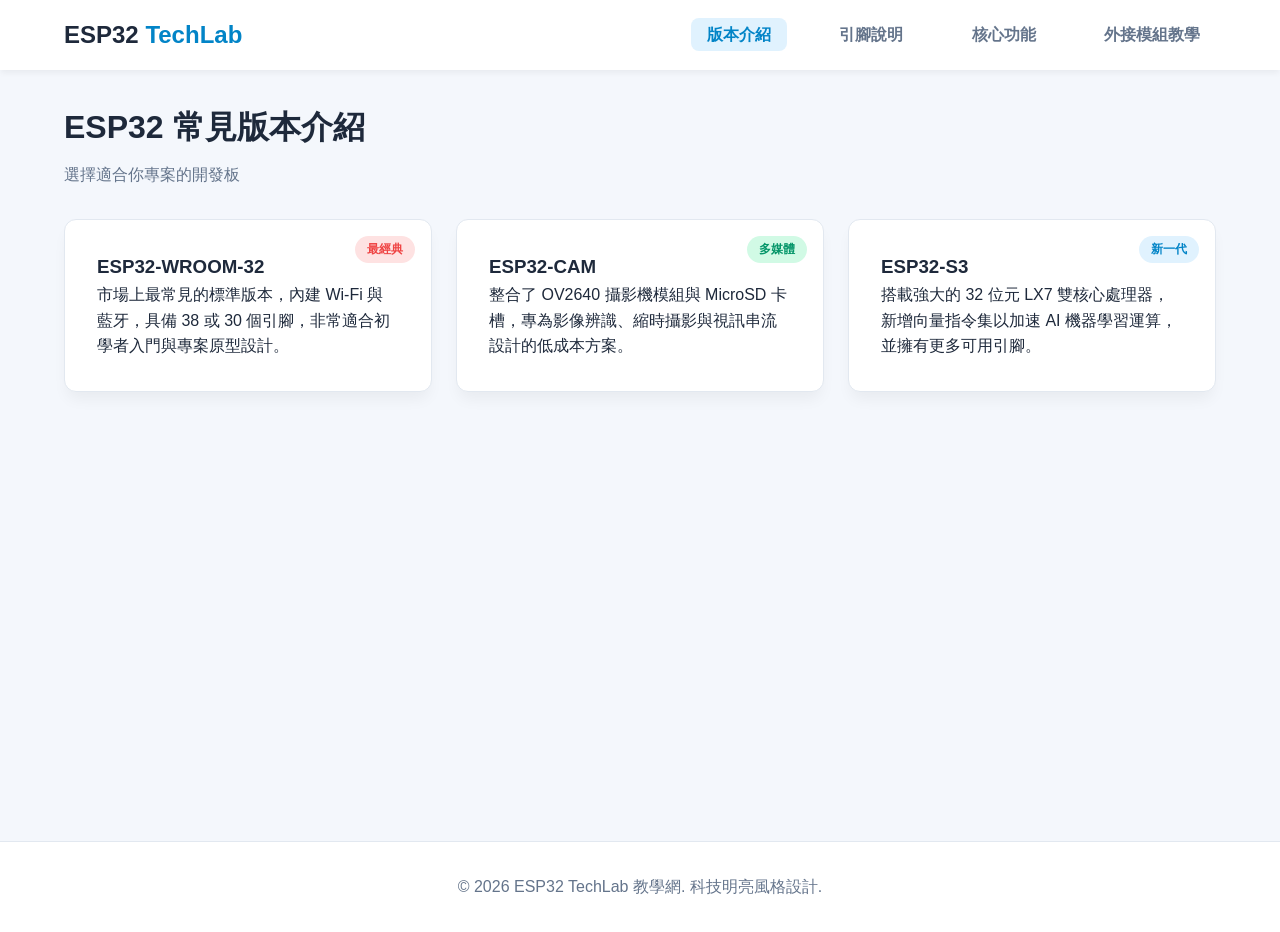
<file: index.html>
<!DOCTYPE html>
<html lang="zh-TW">
<head>
    <meta charset="UTF-8">
    <meta name="viewport" content="width=device-width, initial-scale=1.0">
    <title>ESP32 互動教學網 - TechBright</title>
    <link rel="stylesheet" href="style.css">
</head>
<body>

    <header class="navbar">
        <div class="logo">ESP32 <span>TechLab</span></div>
        <nav>
            <a href="#intro" class="nav-link active" onclick="switchTab('intro')">版本介紹</a>
            <a href="#pinout" class="nav-link" onclick="switchTab('pinout')">引腳說明</a>
            <a href="#features" class="nav-link" onclick="switchTab('features')">核心功能</a>
            <a href="#modules" class="nav-link" onclick="switchTab('modules')">外接模組教學</a>
        </nav>
    </header>

    <main class="container">
        
        <section id="intro-content" class="tab-content active-content">
            <h2>ESP32 常見版本介紹</h2>
            <p class="subtitle">選擇適合你專案的開發板</p>
            <div class="grid-3">
                <div class="card">
                    <h3>ESP32-WROOM-32</h3>
                    <p class="tag">最經典</p>
                    <p>市場上最常見的標準版本，內建 Wi-Fi 與藍牙，具備 38 或 30 個引腳，非常適合初學者入門與專案原型設計。</p>
                </div>
                <div class="card">
                    <h3>ESP32-CAM</h3>
                    <p class="tag-accent">多媒體</p>
                    <p>整合了 OV2640 攝影機模組與 MicroSD 卡槽，專為影像辨識、縮時攝影與視訊串流設計的低成本方案。</p>
                </div>
                <div class="card">
                    <h3>ESP32-S3</h3>
                    <p class="tag-new">新一代</p>
                    <p>搭載強大的 32 位元 LX7 雙核心處理器，新增向量指令集以加速 AI 機器學習運算，並擁有更多可用引腳。</p>
                </div>
            </div>
        </section>

        <section id="pinout-content" class="tab-content">
            <h2>ESP32 Pinout 引腳定義</h2>
            <p class="subtitle">標準 30-Pin NodeMCU 開發板腳位參考</p>
            <div class="table-container">
                <table>
                    <thead>
                        <tr>
                            <th>引腳名稱</th>
                            <th>主要功能</th>
                            <th>注意事項</th>
                        </tr>
                    </thead>
                    <tbody>
                        <tr>
                            <td><span class="badge pin-power">3V3</span> / <span class="badge pin-power">GND</span></td>
                            <td>電源輸入/輸出、系統接地</td>
                            <td>嚴禁將 5V 電源直接接至 3V3 引腳。</td>
                        </tr>
                        <tr>
                            <td><span class="badge pin-gpio">GPIO 2</span></td>
                            <td>通用輸入輸出、內建 LED</td>
                            <td>板載藍色 LED 連接在此腳位，可用於測試基本閃爍。</td>
                        </tr>
                        <tr>
                            <td><span class="badge pin-adc">GPIO 32 - 39</span></td>
                            <td>ADC1 (類比數位轉換器)</td>
                            <td>當啟用 Wi-Fi 時，ADC2 引腳將無法正常讀取類比訊號，請優先使用 ADC1。</td>
                        </tr>
                        <tr>
                            <td><span class="badge pin-i2c">GPIO 21 (SDA) / 22 (SCL)</span></td>
                            <td>I2C 通訊介面</td>
                            <td>常用於連接 LCD 顯示器、OLED 螢幕或多種感測器。</td>
                        </tr>
                    </tbody>
                </table>
            </div>
        </section>

        <section id="features-content" class="tab-content">
            <h2>ESP32 核心強大功能</h2>
            <p class="subtitle">強大的硬體效能，專為物聯網而生</p>
            <div class="features-list">
                <div class="feature-item">
                    <h4>🌐 雙模無線通訊</h4>
                    <p>支援 802.11 b/g/n Wi-Fi 與藍牙 v4.2 / BLE（低功耗藍牙），輕鬆實現遠端遙控與數據傳輸。</p>
                </div>
                <div class="feature-item">
                    <h4>⚡ 雙核心處理器</h4>
                    <p>搭載 Tensilica Xtensa 32-bit LX6 雙核心處理器，時脈高達 240MHz，支援 FreeRTOS 多工運作。</p>
                </div>
                <div class="feature-item">
                    <h4>🔌 豐富的週邊介面</h4>
                    <p>內建 PWM、ADC、DAC、SPI、I2C、UART 以及電容式觸摸感應引腳（Touch Pins）。</p>
                </div>
            </div>
        </section>

        <section id="modules-content" class="tab-content">
            <h2>市售外接模組實戰教學</h2>
            <p class="subtitle">點擊下方模組名稱，切換完整的接線圖與範例程式</p>
            
            <div class="module-wrapper">
                <div class="module-sidebar">
                    <button class="mod-btn active" onclick="loadModule('led')">💡 基礎 LED 閃爍</button>
                    <button class="mod-btn" onclick="loadModule('dht11')">🌡️ DHT11 溫濕度計</button>
                    <button class="mod-btn" onclick="loadModule('relay')">🔌 繼電器控制 (Relay)</button>
                </div>
                
                <div class="module-detail" id="module-detail-box">
                    </div>
            </div>
        </section>

    </main>

    <footer>
        <p>© 2026 ESP32 TechLab 教學網. 科技明亮風格設計.</p>
    </footer>

    <script src="script.js"></script>
</body>
</html>
</file>
<file: style.css>
/* 全域變數定義 - 科技明亮風（高對比、亮白背景、科技藍與霓虹綠點綴） */
:root {
    --bg-main: #f4f7fc;
    --bg-card: #ffffff;
    --text-main: #1e293b;
    --text-muted: #64748b;
    --primary: #0284c7;
    --primary-light: #e0f2fe;
    --accent: #10b981;
    --border-color: #e2e8f0;
    --code-bg: #0f172a;
}

* {
    box-sizing: border-box;
    margin: 0;
    padding: 0;
    font-family: 'Segoe UI', Tahoma, Geneva, Verdana, sans-serif;
}

body {
    background-color: var(--bg-main);
    color: var(--text-main);
    line-height: 1.6;
}

/* 導覽列 */
.navbar {
    background-color: var(--bg-card);
    display: flex;
    justify-content: space-between;
    align-items: center;
    padding: 1rem 5%;
    box-shadow: 0 4px 6px -1px rgba(0, 0, 0, 0.05);
    position: sticky;
    top: 0;
    z-index: 100;
}

.logo {
    font-size: 1.5rem;
    font-weight: 800;
    color: var(--text-main);
}

.logo span {
    color: var(--primary);
}

nav a {
    text-decoration: none;
    color: var(--text-muted);
    font-weight: 600;
    margin-left: 2rem;
    padding: 0.5rem 1rem;
    border-radius: 8px;
    transition: all 0.3s ease;
}

nav a:hover, nav a.active {
    color: var(--primary);
    background-color: var(--primary-light);
}

/* 容器與通用佈局 */
.container {
    max-width: 1200px;
    margin: 2rem auto;
    padding: 0 1.5rem;
    min-height: 75vh;
}

h2 {
    font-size: 2rem;
    margin-bottom: 0.5rem;
    color: var(--text-main);
}

.subtitle {
    color: var(--text-muted);
    margin-bottom: 2rem;
}

.grid-3 {
    display: grid;
    grid-template-columns: repeat(auto-fit, minmax(300px, 1fr));
    gap: 1.5rem;
}

/* 卡片與標籤 */
.card {
    background-color: var(--bg-card);
    padding: 2rem;
    border-radius: 12px;
    border: 1px solid var(--border-color);
    box-shadow: 0 10px 15px -3px rgba(0, 0, 0, 0.05);
    position: relative;
    overflow: hidden;
}

.tag, .tag-accent, .tag-new {
    position: absolute;
    top: 1rem;
    right: 1rem;
    padding: 0.25rem 0.75rem;
    border-radius: 20px;
    font-size: 0.75rem;
    font-weight: 700;
}
.tag { background: #fee2e2; color: #ef4444; }
.tag-accent { background: #d1fae5; color: #059669; }
.tag-new { background: #e0f2fe; color: #0284c7; }

/* 表格樣式 */
.table-container {
    background: var(--bg-card);
    border-radius: 12px;
    overflow: hidden;
    border: 1px solid var(--border-color);
    box-shadow: 0 4px 6px -1px rgba(0, 0, 0, 0.05);
}

table {
    width: 100%;
    border-collapse: collapse;
    text-align: left;
}

th, td {
    padding: 1rem 1.5rem;
    border-bottom: 1px solid var(--border-color);
}

th {
    background-color: #f8fafc;
    color: var(--text-muted);
    font-weight: 600;
}

.badge {
    padding: 0.25rem 0.5rem;
    border-radius: 4px;
    font-size: 0.85rem;
    font-weight: bold;
}
.pin-power { background-color: #fef3c7; color: #d97706; }
.pin-gpio { background-color: #e0f2fe; color: #0369a1; }
.pin-adc { background-color: #e2e8f0; color: #475569; }
.pin-i2c { background-color: #fae8ff; color: #a21caf; }

/* 功能列表 */
.features-list {
    display: flex;
    flex-direction: column;
    gap: 1rem;
}

.feature-item {
    background: var(--bg-card);
    padding: 1.5rem;
    border-radius: 8px;
    border-left: 4px solid var(--primary);
    box-shadow: 0 2px 4px rgba(0,0,0,0.02);
}

/* 外接模組兩欄佈局 */
.module-wrapper {
    display: flex;
    gap: 2rem;
    margin-top: 1rem;
}

.module-sidebar {
    flex: 1;
    display: flex;
    flex-direction: column;
    gap: 0.5rem;
}

.mod-btn {
    background: var(--bg-card);
    border: 1px solid var(--border-color);
    padding: 1rem;
    text-align: left;
    border-radius: 8px;
    cursor: pointer;
    font-weight: 600;
    font-size: 1rem;
    transition: all 0.2s ease;
}

.mod-btn:hover, .mod-btn.active {
    background: var(--primary);
    color: white;
    border-color: var(--primary);
}

.module-detail {
    flex: 3;
    background: var(--bg-card);
    padding: 2rem;
    border-radius: 12px;
    border: 1px solid var(--border-color);
    box-shadow: 0 4px 6px -1px rgba(0, 0, 0, 0.05);
}

/* 程式碼區塊與視覺化接線 */
.wire-diagram {
    background: #f8fafc;
    border: 2px dashed #cbd5e1;
    border-radius: 8px;
    padding: 1.5rem;
    margin: 1rem 0;
}

.wire-step {
    display: flex;
    align-items: center;
    gap: 10px;
    margin-bottom: 0.5rem;
}

pre {
    background-color: var(--code-bg);
    color: #f8f8f2;
    padding: 1.5rem;
    border-radius: 8px;
    overflow-x: auto;
    font-family: 'Courier New', Courier, monospace;
    margin-top: 1rem;
}

/* 分頁顯示控制 */
.tab-content {
    display: none;
}

.tab-content.active-content {
    display: block;
}

footer {
    text-align: center;
    padding: 2rem;
    color: var(--text-muted);
    border-top: 1px solid var(--border-color);
    background: var(--bg-card);
    margin-top: 4rem;
}

/* 響應式 RWD */
@media (max-width: 768px) {
    .navbar { flex-direction: column; gap: 1rem; }
    nav a { margin: 0 0.5rem; }
    .module-wrapper { flex-direction: column; }
}
</file>
